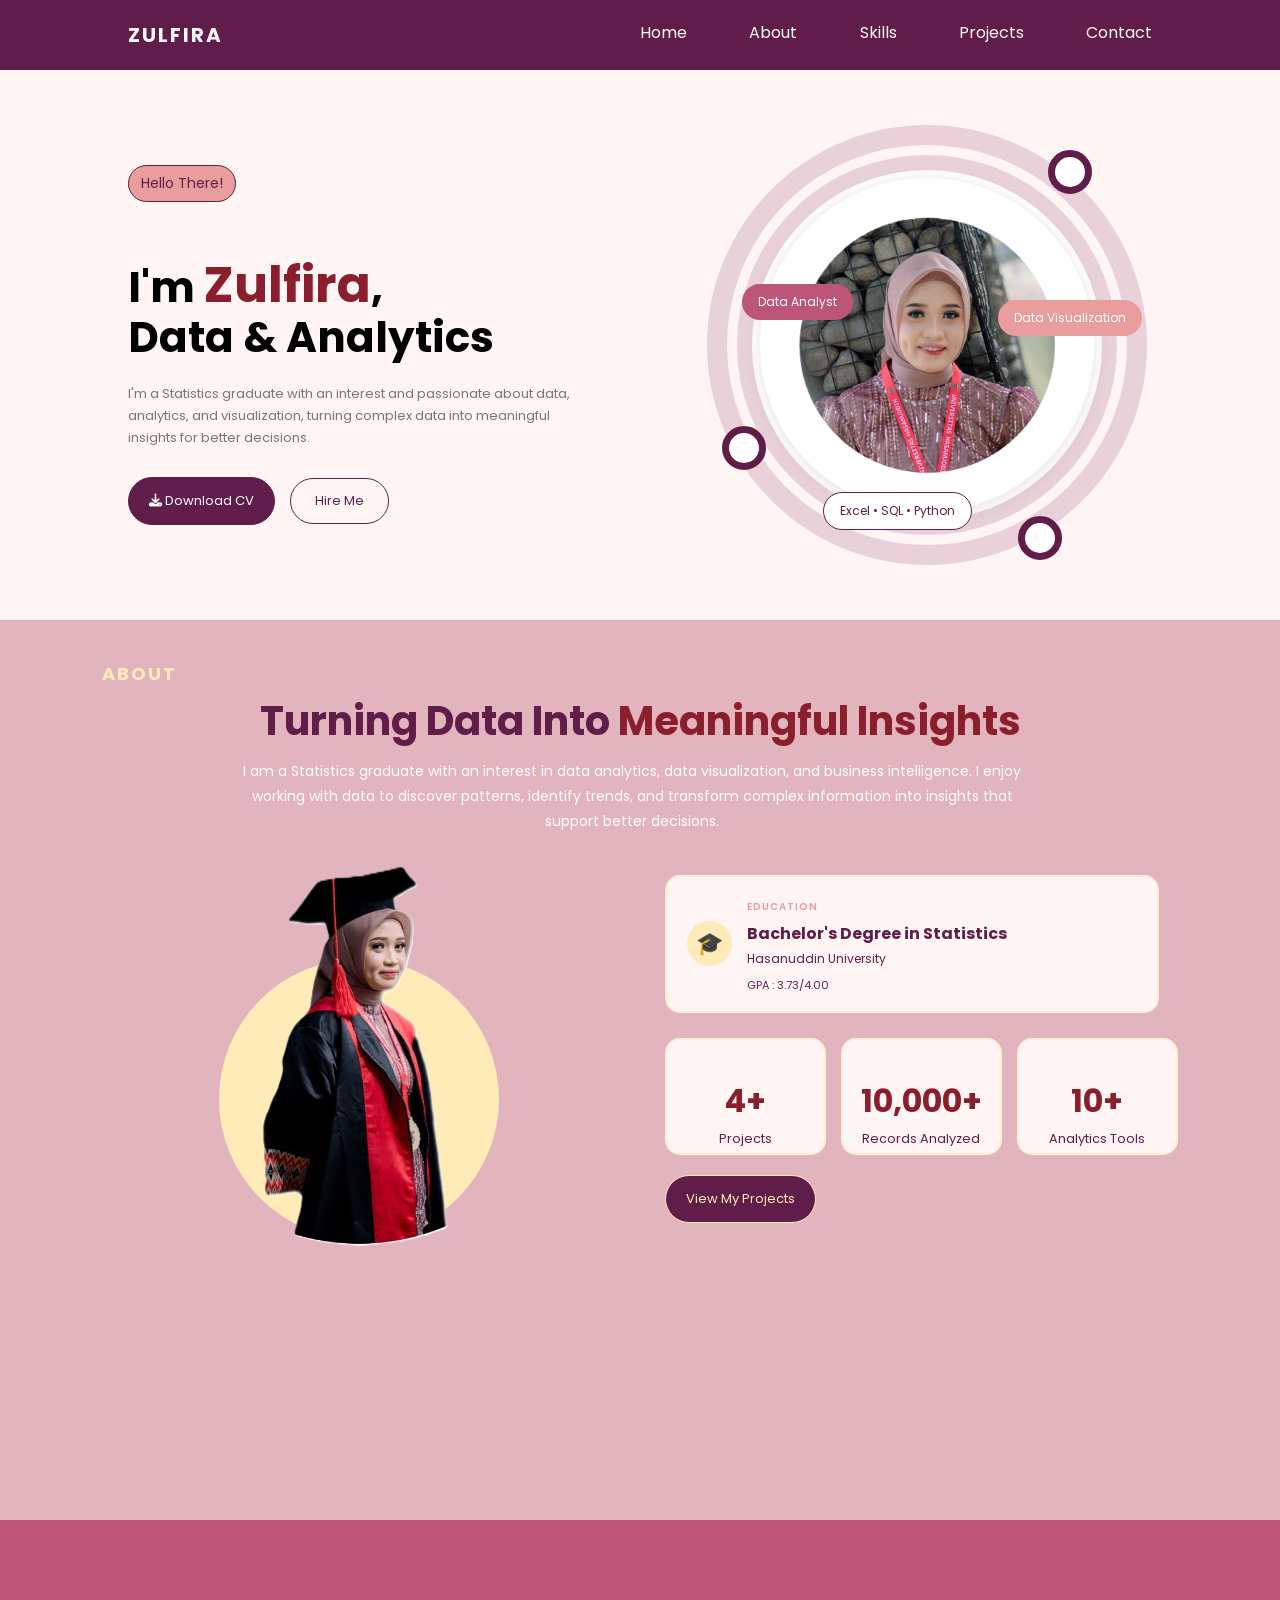
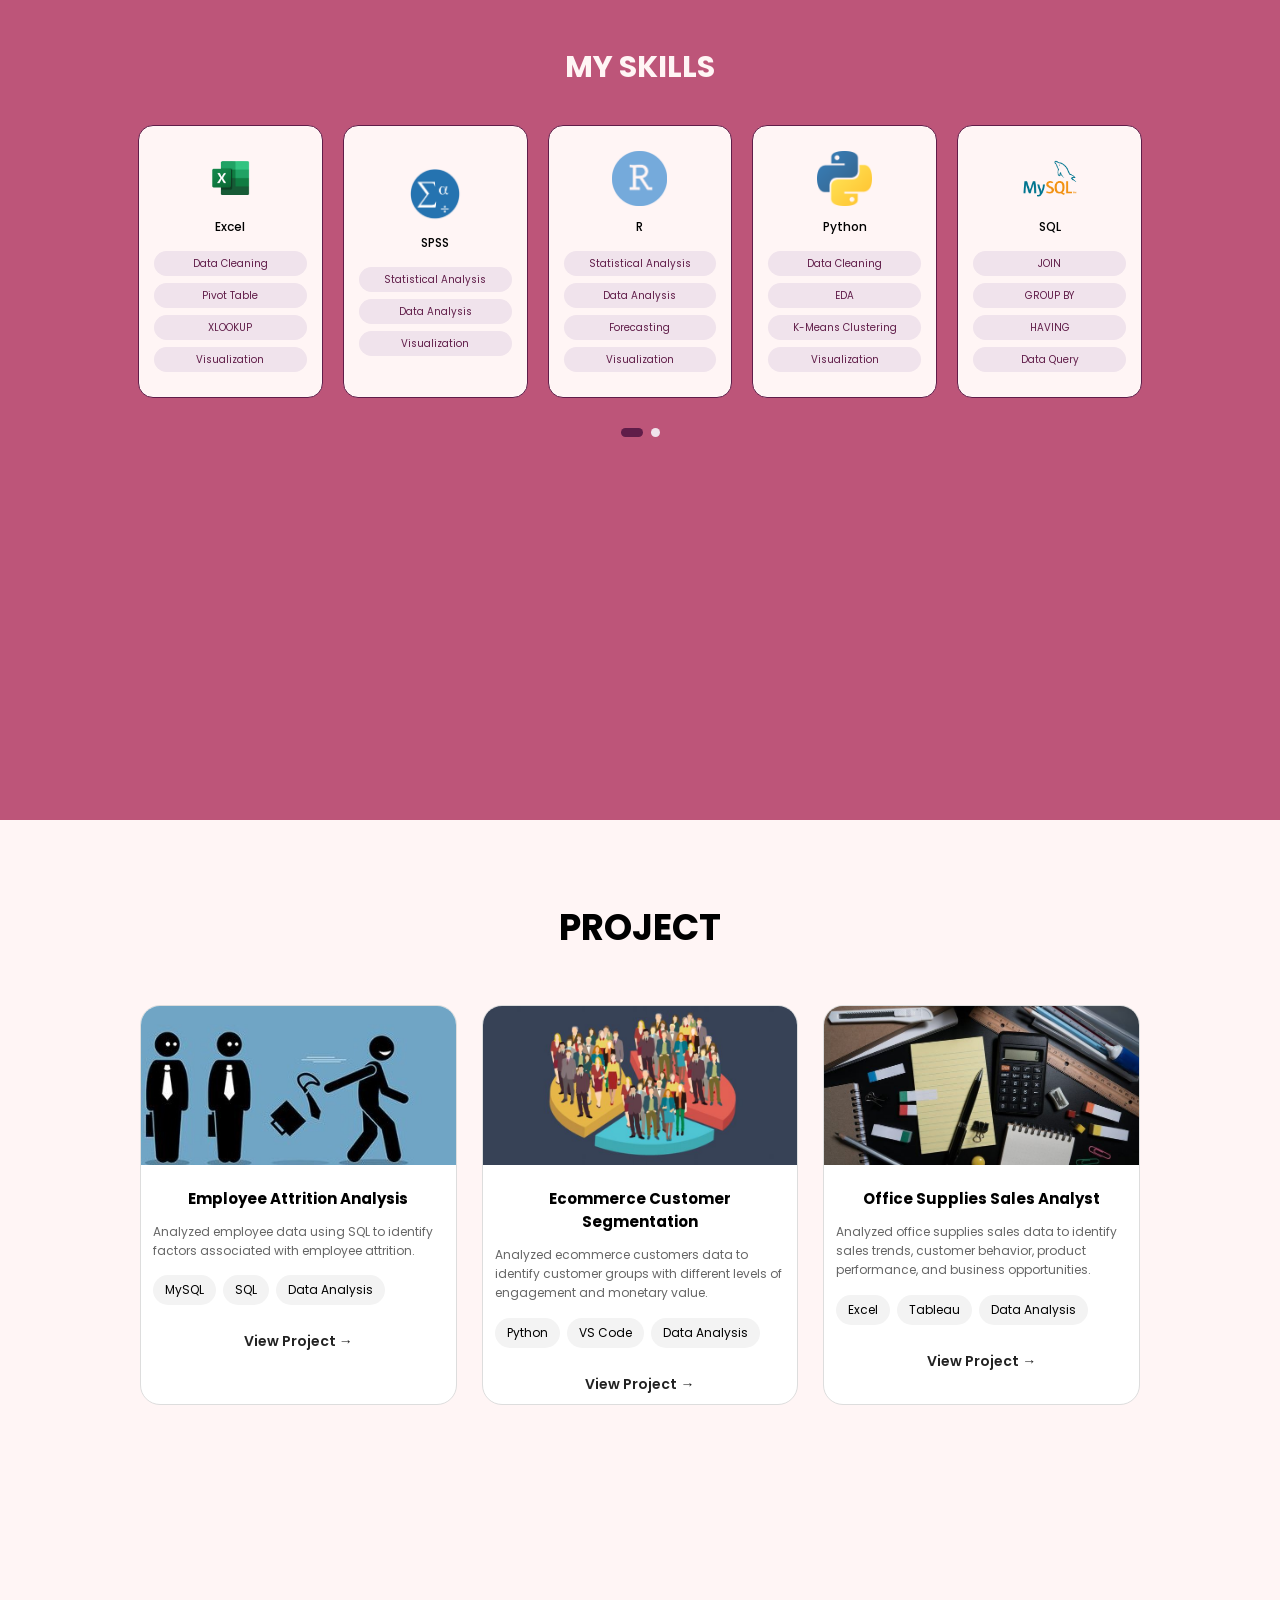
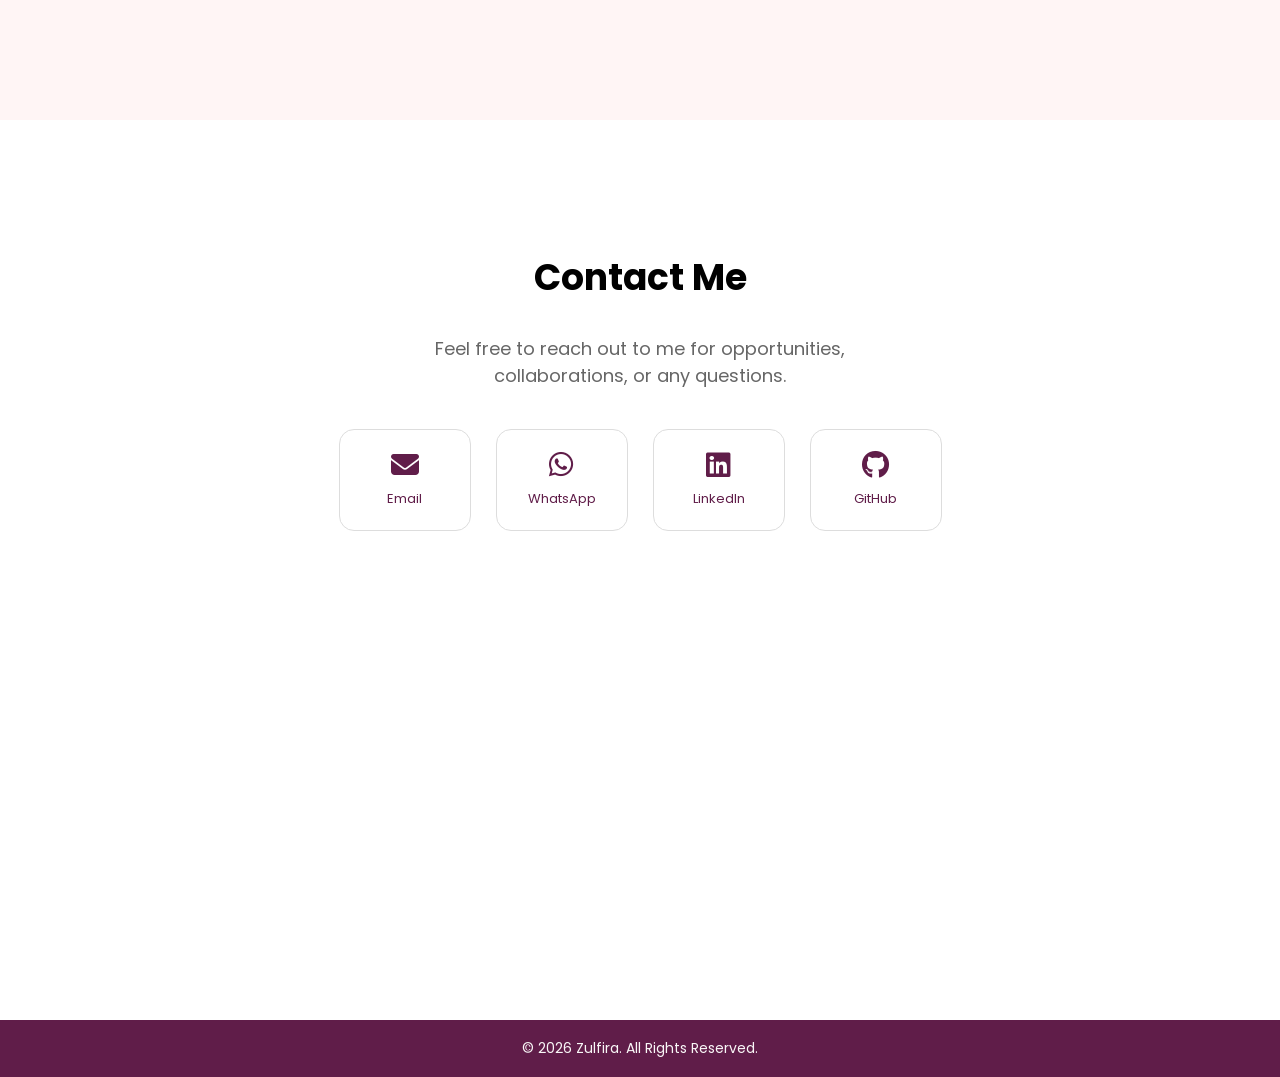
<file: index.html>
<!DOCTYPE html>
<html lang="en">
<head>
    <meta charset="UTF-8">
    <meta name="viewport" content="width=device-width, initial-scale=1.0">
    <title>Website Portfolio</title>
    <link rel="stylesheet" href="css/style.css" />

     <!-- Google Font -->
    <link href="https://fonts.googleapis.com/css2?family=Poppins:wght@400;500;600;700&display=swap" rel="stylesheet">
    <link rel="stylesheet"
      href="https://cdnjs.cloudflare.com/ajax/libs/font-awesome/6.5.2/css/all.min.css">
</head>
<script>
document.addEventListener("DOMContentLoaded", function () {

    /* =========================
       MOBILE MENU
    ========================= */

    const menuToggle = document.querySelector(".menu-toggle");
    const menu = document.querySelector(".menu");
    const menuLinks = document.querySelectorAll(".menu a");

    // Membuka / menutup menu
    menuToggle.addEventListener("click", function () {
        menu.classList.toggle("active");
    });

    // Menutup menu setelah memilih navigation
    menuLinks.forEach(function(link) {
        link.addEventListener("click", function() {
            menu.classList.remove("active");
        });
    });


    /* =========================
       SKILLS SLIDER
    ========================= */

    const slider = document.querySelector(".skills-slider");
    const dots = document.querySelectorAll(".dot");

    slider.addEventListener("scroll", function () {

        const index = Math.round(
            slider.scrollLeft / slider.clientWidth
        );

        dots.forEach(function(dot) {
            dot.classList.remove("active");
        });

        if (dots[index]) {
            dots[index].classList.add("active");
        }

    });

});
</script>
<body>
    <!--menu-->
    <nav>
        <div class="wrapper">
            <div class="logo">ZULFIRA</div>
            <div class="menu-toggle">☰</div>
            <div class="menu">
                <ul>
                    <li><a href="">Home</a></li>
                    <li><a href="#about">About</a></li>
                    <li><a href="#skills">Skills</a></li>
                    <li><a href="#projects">Projects</a></li>
                    <li><a href="#contact">Contact</a></li>
                </ul>
            </div>
        </div>
    </nav>
    
    <!-- hero / jumbotron -->
    <header>
         <section class="hero" id="home">

        <!-- LEFT -->
        <div class="hero-text">

            <div class="hello">
                Hello There!
            </div>

            <h1>
                I'm <span>Zulfira</span>,<br>
                Data & Analytics<br>
            </h1>

            <p>
                I'm a Statistics graduate with an interest and 
                passionate about data, analytics, and visualization, 
                turning complex data into meaningful insights for better decisions.
            </p>

            <div class="buttons">
                <a href="assets/CV_Zulfira.pdf" download class="btn-cv">
                    <i class="fa-solid fa-download"></i>
                    Download CV
                </a>

                <a href="#contact" class="hire-btn">
                    Hire Me
                </a>
            </div>

        </div>

         <!-- RIGHT -->
        <div class="hero-image">

            <div class="circle circle-1"></div>
            <div class="circle circle-2"></div>
            <div class="circle circle-3"></div>

            <div class="photo-frame">
                <img src="images/Profile 1.png" alt="Profile">
            </div>

            <!-- Lingkaran kecil -->
             <div class="small-circle small-1"></div>
             <div class="small-circle small-2"></div>
             <div class="small-circle small-3"></div>


            <div class="badge badge-one">
                Data Analyst
            </div>

            <div class="badge badge-two">
                Data Visualization
            </div>

            <div class="badge badge-three">
                Excel • SQL • Python
            </div>

        </div>
        </section>

        <!---ABOUT--->
        <section class="about" id="about">
            <span class="section-label">ABOUT</span>
            
            <h2 class="about-title">
                Turning Data Into <span>Meaningful Insights</span>
                <p>
                    I am a Statistics graduate with an interest in
                    data analytics, data visualization, and business
                    intelligence. I enjoy working with data to discover patterns,
                    identify trends, and transform complex information
                    into insights that support better decisions.
                </p>
            </h2>

            <div class="about-content">
            <div class="about-image">
                <div class="about-circle"></div>
                <img src="images/Profile 2.png" alt="Zulfira">
            </div>
            
            
            <div class="about-text">
                <span class="section-label"></span>

                <div class="education">
                    <div class="education-icon">🎓</div>
                    <div class="education-info">
                        <span>EDUCATION</span>
                        <h3>Bachelor's Degree in Statistics</h3>
                        <p>Hasanuddin University</p>
                        <small>GPA : 3.73/4.00</small>
                    </div>
                </div>

                <div class="about-stats">
                    <div class="stat-card">
                        <h3>4+</h3>
                        <p>Projects</p>
                    </div>

                    <div class="stat-card">
                        <h3>10,000+</h3>
                        <p>Records Analyzed</p>
                    </div>

                    <div class="stat-card">
                        <h3>10+</h3>
                        <p>Analytics Tools</p>
                    </div>
                </div>

                <a href="#projects" class="portfolio-btn">
                    View My Projects
                </a>
            </div>
            </div>
        </section>

        <!---Skills--->
        <section class="skills" id="skills">
            <div class="skills-content">
                <h2>MY SKILLS</h2>
                
                <div class="skills-slider" id="skillsSlider">
                   <div class="skill-slide">
                    <div class="skill-card">
                    <img src="images/Excel logo.png" alt="Excel">
                    <h3>Excel</h3>

                    <div class="skills-tags">
                        <span>Data Cleaning</span>
                        <span>Pivot Table</span>
                        <span>XLOOKUP</span>
                        <span>Visualization</span>
                    </div>
                   </div>

                   <div class="skill-card">
                    <img src="images/spss.png" alt="spss">
                    <h3>SPSS</h3>

                    <div class="skills-tags">
                        <span>Statistical Analysis</span>
                        <span>Data Analysis</span>
                        <span>Visualization</span>
                    </div>
                   </div>

                   <div class="skill-card">
                    <img src="images/R.png" alt="R">
                    <h3>R</h3>

                    <div class="skills-tags">
                        <span>Statistical Analysis</span>
                        <span>Data Analysis</span>
                        <span>Forecasting</span>
                        <span>Visualization</span>
                    </div>
                   </div>

                   <div class="skill-card">
                    <img src="images/Python-logo-notext.svg.webp" alt="Python">
                    <h3>Python</h3>

                    <div class="skills-tags">
                        <span>Data Cleaning</span>
                        <span>EDA</span>
                        <span>K-Means Clustering</span>
                        <span>Visualization</span>
                    </div>
                   </div>

                   <div class="skill-card">
                    <img src="images/mysql.png" alt="SQL">
                    <h3>SQL</h3>

                    <div class="skills-tags">
                        <span>JOIN</span>
                        <span>GROUP BY</span>
                        <span>HAVING</span>
                        <span>Data Query</span>
                    </div>
                   </div>
                </div>  


                 <div class="skill-slide">
                   <div class="skill-card">
                    <img src="images/logo-stable.png" alt="vscode">
                    <h3>VS Code</h3>

                    <div class="skills-tags">
                        <span>HTML</span>
                        <span>CSS</span>
                        <span>Code Editing</span>
                        <span>Web Development</span>
                    </div>
                   </div>

                   <div class="skill-card">
                    <img src="images/github.webp" alt="github">
                    <h3>GitHub</h3>

                    <div class="skills-tags">
                        <span>Git</span>
                        <span>Repository</span>
                        <span>Collaboration</span>
                        <span>Version Control</span>
                    </div>
                   </div>

                    <div class="skill-card">
                    <img src="images/Power BI.webp" alt="Power BI">
                    <h3>Power BI</h3>

                    <div class="skills-tags">
                        <span>Data Modeling</span>
                        <span>Data Visualization</span>
                        <span>Dashboard</span>
                        <span>DAX</span>
                    </div>
                   </div>

                   <div class="skill-card">
                    <img src="images/Tableau-Symbol.png" alt="Tableau">
                    <h3>Tableau</h3>

                    <div class="skills-tags">
                        <span>Data Visualization</span>
                        <span>Interactive Dashboard</span>
                    </div>
                   </div>

                   <div class="skill-card">
                    <img src="images/canva-logo-png-svg.webp" alt="Canva">
                    <h3>Canva</h3>

                    <div class="skills-tags">
                        <span>Data Visualization</span>
                        <span>Infographic</span>
                    </div>
                   </div>
                 </div>
                </div>

                <div class="slider-dots">
                    <span class="dot active"></span>
                    <span class="dot"></span>
                </div>
            </div>

        </section>

        <!---PROJECT--->
        <section class="projects" id="projects">
            <h2>PROJECT</h2>
            <div class="project-container">

            <!----Project 1-->
            <div class="project-card">
                <img src="images/Attrition.jpg" alt="Employee Attrition Analysis">
                
                <div class="project-content">
                <h3>Employee Attrition Analysis</h3>

                <p>
                    Analyzed employee data using SQL to identify factors
                    associated with employee attrition.
                </p>

                <div class="project-tools">
                    <span>MySQL</span>
                    <span>SQL</span>
                    <span>Data Analysis</span>
                </div>

                <a href="projects/employee-attrition.html" class="project-button">
                    View Project →
                </a>
                </div>
            </div>


            <!----Project 2-->
            <div class="project-card">
                <img src="images/Customer Segmentation.jpg" alt="Ecommerce Customer Segmentation">
                
                <div class="project-content">
                <h3>Ecommerce Customer Segmentation</h3>

                <p>
                    Analyzed ecommerce customers data to identify customer groups 
                    with different levels of engagement and monetary value.
                </p>

                <div class="project-tools">
                    <span>Python</span>
                    <span>VS Code</span>
                    <span>Data Analysis</span>
                </div>

                <a href="projects/customer-segmentation.html" class="project-button">
                    View Project →
                </a>
                </div>
            </div>

            <!----Project 3-->
            <div class="project-card">
                <img src="images/Office Supply.jpg" alt="Office Supplies Sales Analyst">
                
                <div class="project-content">
                <h3>Office Supplies Sales Analyst</h3>

                <p>
                    Analyzed office supplies sales data to identify sales trends, 
                    customer behavior, product performance, and business opportunities.
                </p>

                <div class="project-tools">
                    <span>Excel</span>
                    <span>Tableau</span>
                    <span>Data Analysis</span>
                </div>

                <a href="projects/office-supplies.html" class="project-button">
                    View Project →
                </a>
                </div>
            </div>

        </section>

        <!---CONTACT--->
        <section class="contact" id="contact">
            <h2>Contact Me</h2>
            <p class="contact-description">
                Feel free to reach out to me for opportunities, collaborations,
                or any questions.
            </p>

    
            <div class="contact-container">
                <a href="https://mail.google.com/mail/?view=cm&fs=1&to=zulfiiraaa@gmail.com" target="_blank" class="contact-item">
                    <i class="fas fa-envelope"></i>
                    <span>Email</span>
                </a>

                <a href="https://wa.me/6285343811123" target="_blank" class="contact-item">
                    <i class="fab fa-whatsapp"></i>
                    <span>WhatsApp</span>
                </a>

        
                <a href="https://www.linkedin.com/in/zulfira-b95ba4281/" target="_blank" class="contact-item">
                    <i class="fab fa-linkedin"></i>
                    <span>LinkedIn</span>
                </a>

                <a href="https://github.com/Zulfiraa" target="_blank" class="contact-item">
                    <i class="fab fa-github"></i>
                    <span>GitHub</span>
                </a>

            </div>
        </section>
    </header>
    <!-- FOOTER --> 
     <footer> 
        <p>© 2026 Zulfira. All Rights Reserved.</p> 
    </footer>
</body>
</html>
</file>
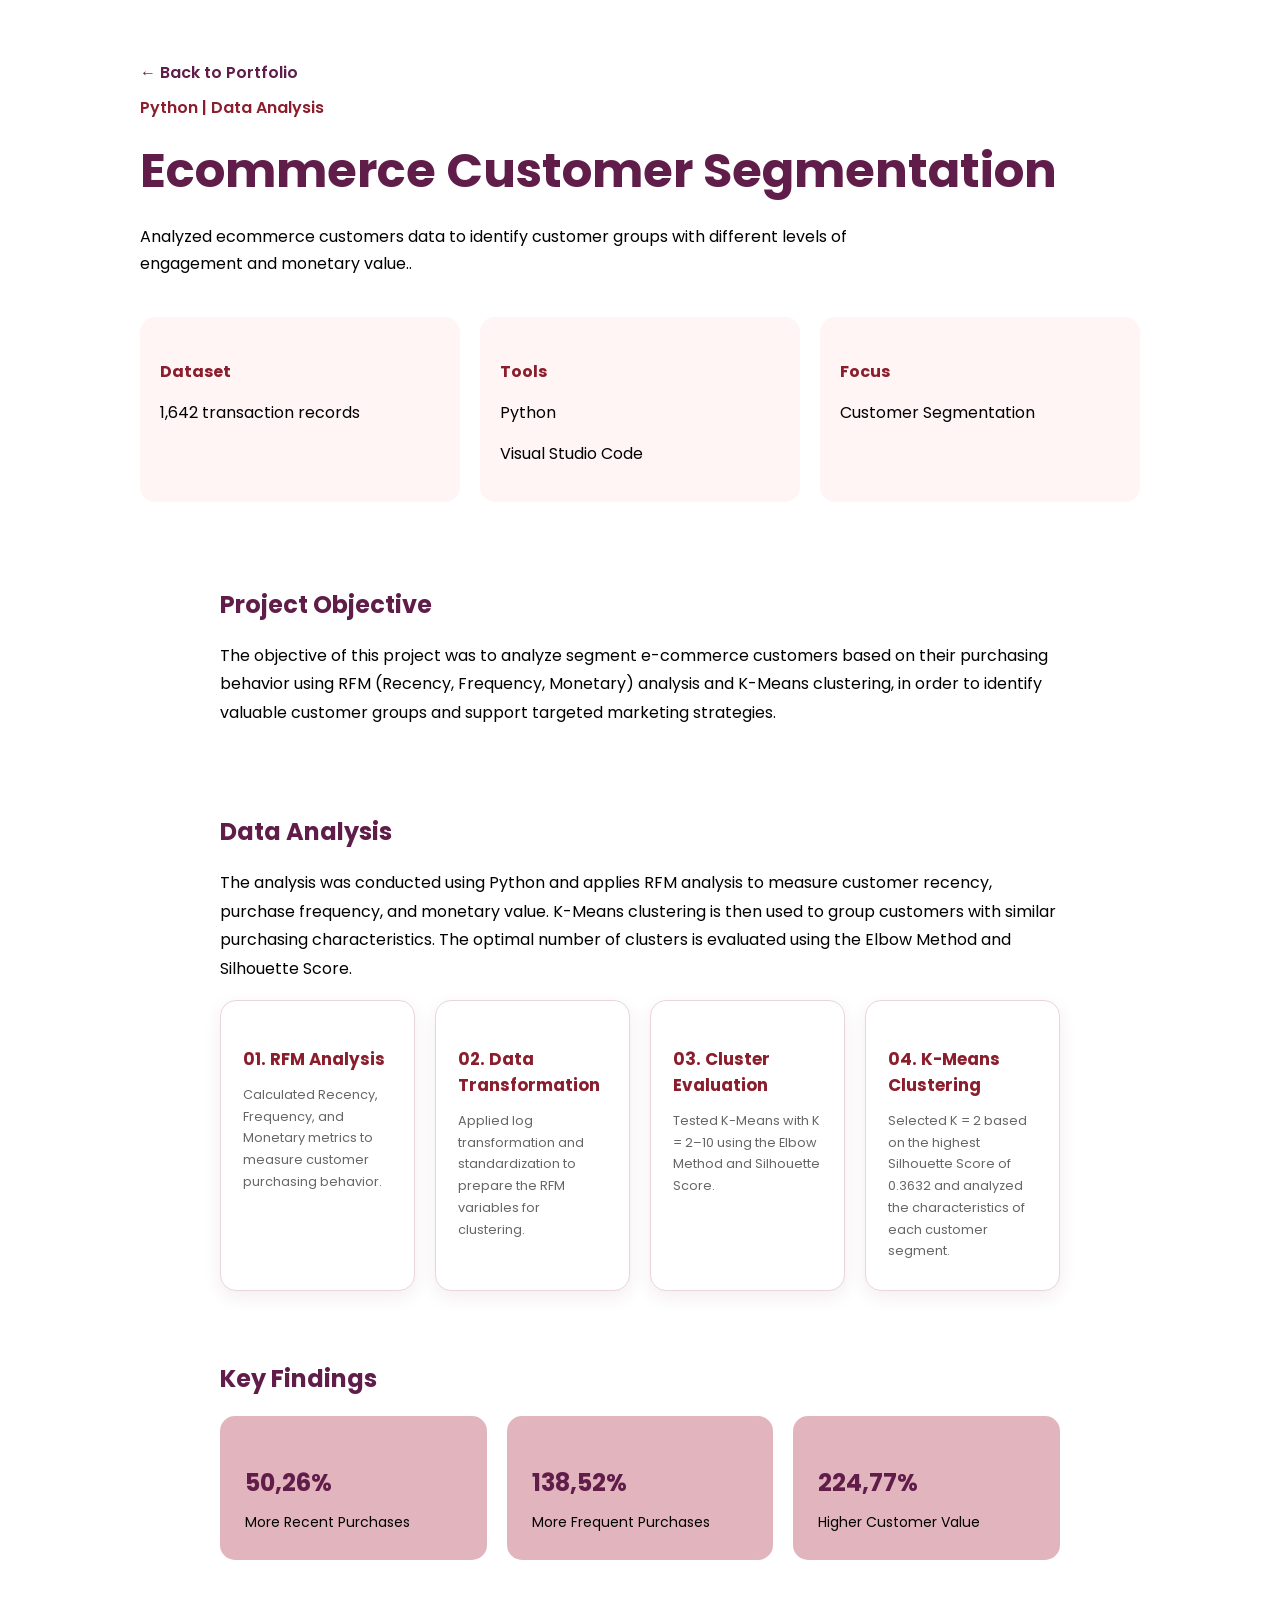
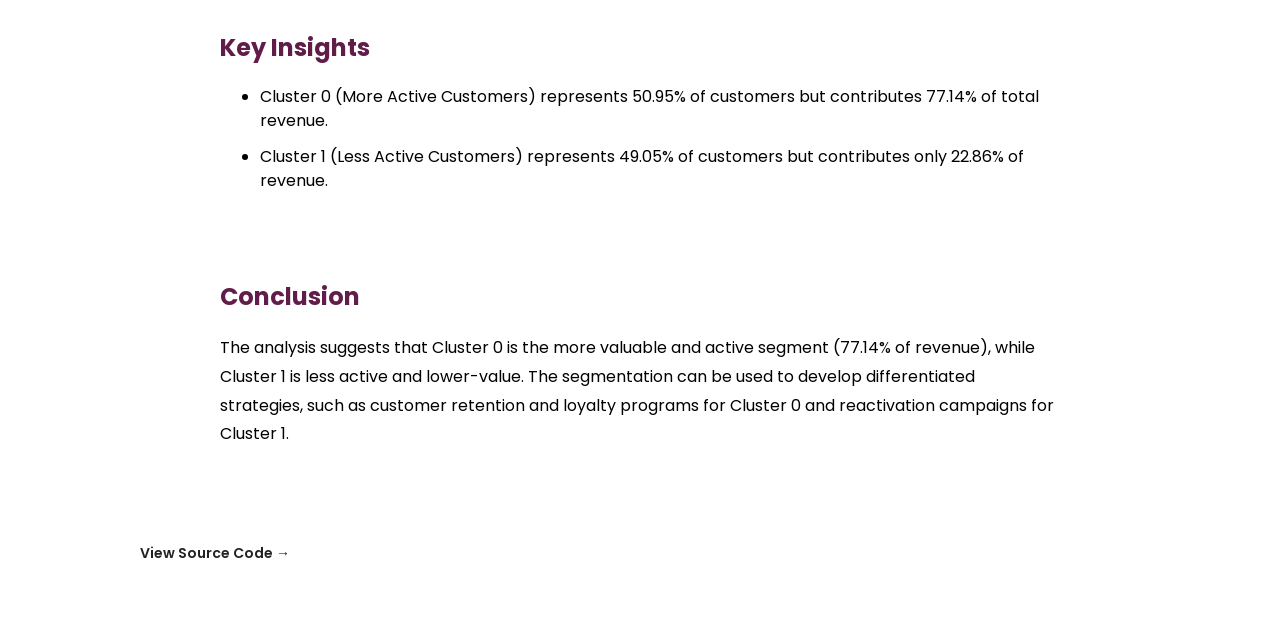
<file: projects/customer-segmentation.html>
<!DOCTYPE html>
<html lang="en">
<head>
    <meta charset="UTF-8">
    <meta name="viewport" content="width=device-width, initial-scale=1.0">

     <!-- Google Font -->
    <link href="https://fonts.googleapis.com/css2?family=Poppins:wght@400;500;600;700&display=swap" rel="stylesheet">
    <link rel="stylesheet"
      href="https://cdnjs.cloudflare.com/ajax/libs/font-awesome/6.5.2/css/all.min.css">

    <title>Employee Attrition Analysis | Zulfira</title>

    <link rel="stylesheet" href="../css/style.css">
</head>

<body>

    <main class="project-detail">

        <a href="../index.html" class="back-button">
            ← Back to Portfolio
        </a>

        <div class="project-detail-header">

            <span class="project-category">
                Python | Data Analysis
            </span>

            <h1>Ecommerce Customer Segmentation</h1>

            <p>
                Analyzed ecommerce customers data to identify customer groups 
                with different levels of engagement and monetary value..
            </p>

        </div>


        <!-- PROJECT INFORMATION -->

        <div class="project-info">

            <div class="info-card">
                <h4>Dataset</h4>
                <p>1,642 transaction records</p>
            </div>

            <div class="info-card">
                <h4>Tools</h4>
                <p>Python</p>
                <p>Visual Studio Code</p>
            </div>

            <div class="info-card">
                <h4>Focus</h4>
                <p>Customer Segmentation</p>
            </div>

        </div>


        <!-- OBJECTIVE -->

        <section class="project-section">

            <h2>Project Objective</h2>

            <p>
                The objective of this project was to analyze segment e-commerce customers 
                based on their purchasing behavior using RFM (Recency, Frequency, Monetary) 
                analysis and K-Means clustering, in order to identify valuable customer groups 
                and support targeted marketing strategies.
            </p>

        </section>


        <!-- ANALYSIS -->

        <section class="project-section">

            <h2>Data Analysis</h2>

            <p>
                The analysis was conducted using Python and  applies RFM analysis 
                to measure customer recency, purchase frequency, and monetary value. 
                K-Means clustering is then used to group customers with similar purchasing 
                characteristics. The optimal number of clusters is evaluated using the Elbow Method 
                and Silhouette Score.
            </p>
            
            <div class="analysis-steps">
                <div class="analysis-step">
                    <h3>01. RFM Analysis</h3> 
                    <p> Calculated Recency, Frequency, and Monetary metrics 
                        to measure customer purchasing behavior. 
                    </p>
                </div>

                <div class="analysis-step">
                    <h3>02. Data Transformation</h3> 
                    <p> Applied log transformation and standardization to 
                        prepare the RFM variables for clustering. 
                    </p>
                </div>

                <div class="analysis-step">
                    <h3>03. Cluster Evaluation</h3> 
                    <p> Tested K-Means with K = 2–10 using the Elbow Method 
                    and Silhouette Score. 
                    </p>
                </div>

                <div class="analysis-step">
                    <h3>04. K-Means Clustering</h3> 
                    <p> Selected K = 2 based on the highest Silhouette Score of 0.3632 and 
                        analyzed the characteristics of each customer segment. 
                    </p>
                </div>
            </div>

        </section>


        <!-- FINDINGS -->

        <section class="project-section">

            <h2>Key Findings</h2>

            <div class="findings">

                <div class="finding-card">
                    <h3>50,26%</h3>
                    <p>
                        More Recent Purchases
                    </p>
                </div>

                <div class="finding-card">
                    <h3>138,52%</h3>
                    <p>
                        More Frequent Purchases
                    </p>
                </div>

                <div class="finding-card">
                    <h3>224,77%</h3>
                    <p>
                        Higher Customer Value
                    </p>
                </div>

            </div>

        </section>


        <!-- INSIGHTS -->

        <section class="project-section">

            <h2>Key Insights</h2>

            <ul>
                <li>
                    Cluster 0 (More Active Customers) represents 50.95% of customers 
                    but contributes 77.14% of total revenue.
                </li>

                <li>
                    Cluster 1 (Less Active Customers) represents 49.05% of customers 
                    but contributes only 22.86% of revenue.
                </li>
            </ul>

        </section>


        <!-- CONCLUSION -->

        <section class="project-section">

            <h2>Conclusion</h2>

            <p>
                The analysis suggests that Cluster 0 is the more valuable 
                and active segment (77.14% of revenue), while Cluster 1 is 
                less active and lower-value. The segmentation can be used to 
                develop differentiated strategies, such as customer retention 
                and loyalty programs for Cluster 0 and reactivation campaigns 
                for Cluster 1.
            </p>

        </section>


        <!-- GITHUB -->

        <div class="project-links">

            <a href="https://github.com/Zulfiraa/Ecommerce-Customer-Segmentation"
               target="_blank"
               class="project-button">

                View Source Code →
                
            </a>

        </div>


    </main>

</body>
</html>
</file>
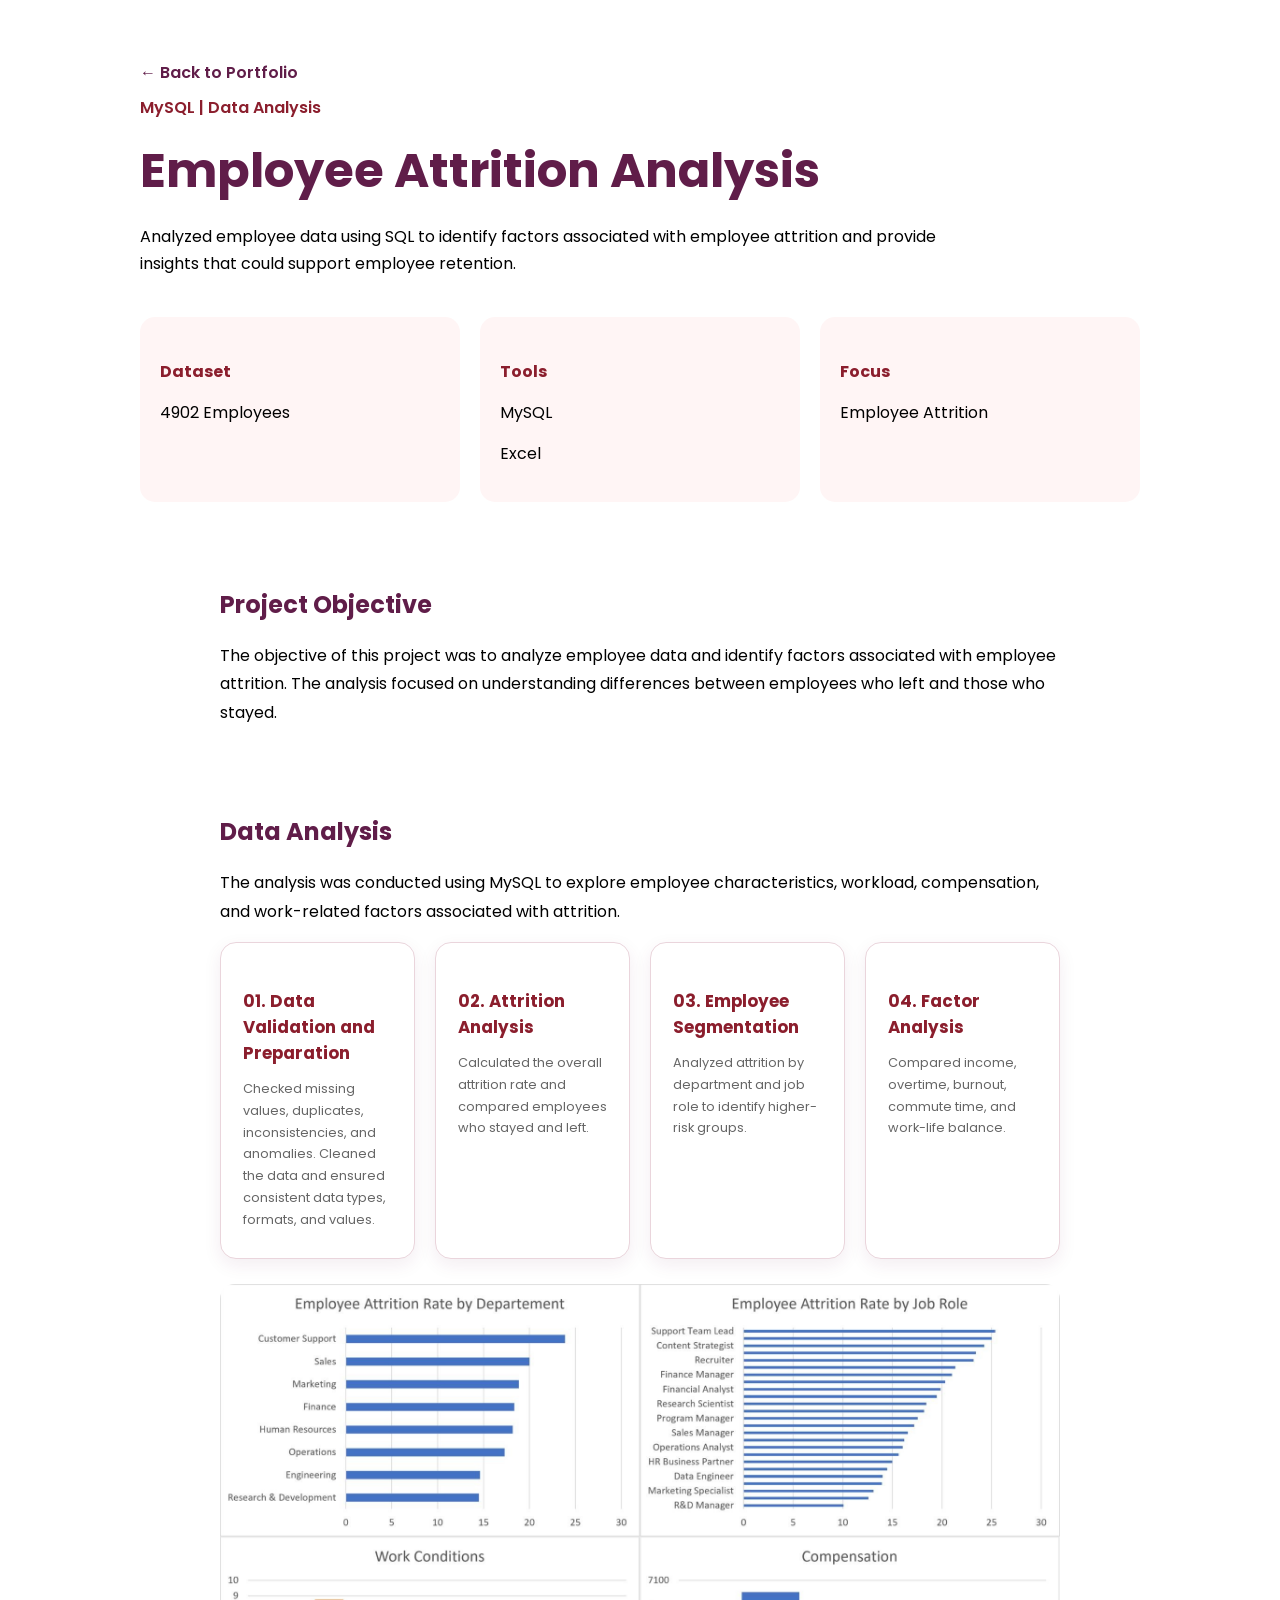
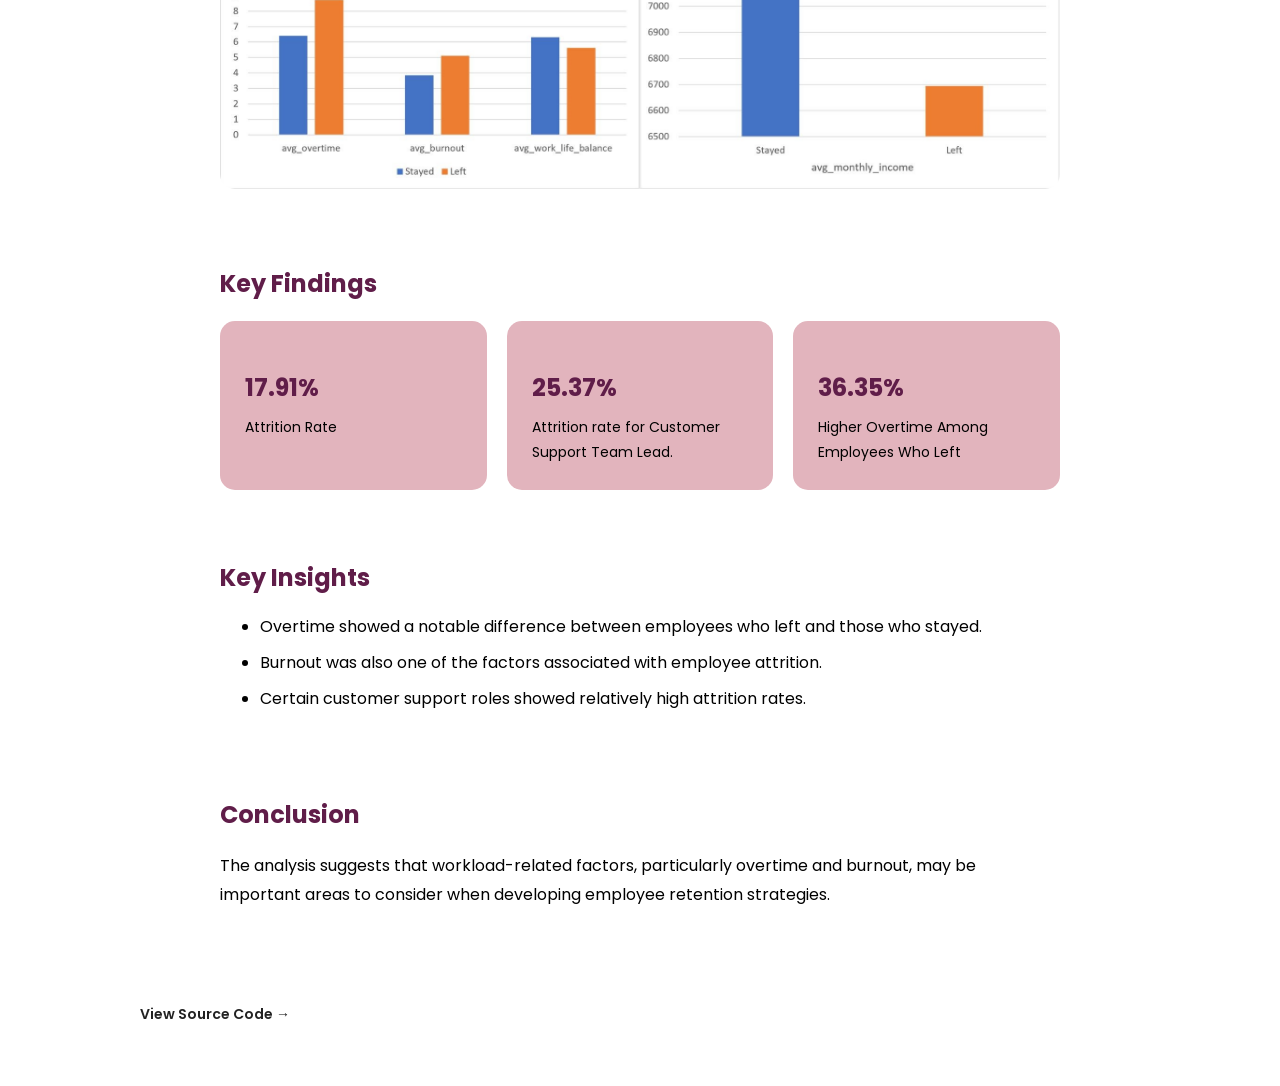
<file: projects/employee-attrition.html>
<!DOCTYPE html>
<html lang="en">
<head>
    <meta charset="UTF-8">
    <meta name="viewport" content="width=device-width, initial-scale=1.0">

     <!-- Google Font -->
    <link href="https://fonts.googleapis.com/css2?family=Poppins:wght@400;500;600;700&display=swap" rel="stylesheet">
    <link rel="stylesheet"
      href="https://cdnjs.cloudflare.com/ajax/libs/font-awesome/6.5.2/css/all.min.css">

    <title>Employee Attrition Analysis | Zulfira</title>

    <link rel="stylesheet" href="../css/style.css">
</head>

<body>

    <main class="project-detail">

        <a href="../index.html" class="back-button">
            ← Back to Portfolio
        </a>

        <div class="project-detail-header">

            <span class="project-category">
                MySQL | Data Analysis
            </span>

            <h1>Employee Attrition Analysis</h1>

            <p>
                Analyzed employee data using SQL to identify factors
                associated with employee attrition and provide
                insights that could support employee retention.
            </p>

        </div>


        <!-- PROJECT INFORMATION -->

        <div class="project-info">

            <div class="info-card">
                <h4>Dataset</h4>
                <p>4902 Employees</p>
            </div>

            <div class="info-card">
                <h4>Tools</h4>
                <p>MySQL</p>
                <p>Excel</p>
            </div>

            <div class="info-card">
                <h4>Focus</h4>
                <p>Employee Attrition</p>
            </div>

        </div>


        <!-- OBJECTIVE -->

        <section class="project-section">

            <h2>Project Objective</h2>

            <p>
                The objective of this project was to analyze employee
                data and identify factors associated with employee
                attrition. The analysis focused on understanding
                differences between employees who left and those
                who stayed.
            </p>

        </section>


        <!-- ANALYSIS -->

        <section class="project-section">

            <h2>Data Analysis</h2>

            <p>
                The analysis was conducted using MySQL to explore
                employee characteristics, workload, compensation,
                and work-related factors associated with attrition.
            </p>


            <div class="analysis-steps">
                <div class="analysis-step">
                    <h3>01. Data Validation and Preparation</h3> 
                    <p> Checked missing values, duplicates, inconsistencies, and anomalies.
                         Cleaned the data and ensured consistent data types, formats, and values.
                    </p>
                </div>

                <div class="analysis-step">
                    <h3>02. Attrition Analysis</h3> 
                    <p> Calculated the overall attrition rate and compared employees 
                        who stayed and left. 
                    </p>
                </div>

                <div class="analysis-step">
                    <h3>03. Employee Segmentation</h3> 
                    <p> Analyzed attrition by department and job role to identify higher-risk groups. 
                    </p>
                </div>

                <div class="analysis-step">
                    <h3>04. Factor Analysis</h3> 
                    <p> Compared income, overtime, burnout, commute time, 
                        and work-life balance.
                    </p>
                </div>
            </div>

                <img src="../images/employee.jpg"
                 alt="Employee Attrition Analysis">

            

        </section>


        <!-- FINDINGS -->

        <section class="project-section">

            <h2>Key Findings</h2>

            <div class="findings">

                <div class="finding-card">
                    <h3>17.91%</h3>
                    <p>
                        Attrition Rate
                    </p>
                </div>

                <div class="finding-card">
                    <h3>25.37%</h3>
                    <p>
                        Attrition rate for Customer Support Team Lead.
                    </p>
                </div>

                <div class="finding-card">
                    <h3>36.35%</h3>
                    <p>
                        Higher Overtime Among Employees Who Left 
                    </p>
                </div>

            </div>

        </section>


        <!-- INSIGHTS -->

        <section class="project-section">

            <h2>Key Insights</h2>

            <ul>
                <li>
                    Overtime showed a notable difference between
                    employees who left and those who stayed.
                </li>

                <li>
                    Burnout was also one of the factors associated
                    with employee attrition.
                </li>

                <li>
                    Certain customer support roles showed relatively
                    high attrition rates.
                </li>
            </ul>

        </section>


        <!-- CONCLUSION -->

        <section class="project-section">

            <h2>Conclusion</h2>

            <p>
                The analysis suggests that workload-related factors,
                particularly overtime and burnout, may be important
                areas to consider when developing employee retention
                strategies.
            </p>

        </section>


        <!-- GITHUB -->

        <div class="project-links">

            <a href="https://github.com/Zulfiraa/Employee-Attrition-Analysis"
               target="_blank"
               class="project-button">

                View Source Code →
                
            </a>

        </div>


    </main>

</body>
</html>
</file>
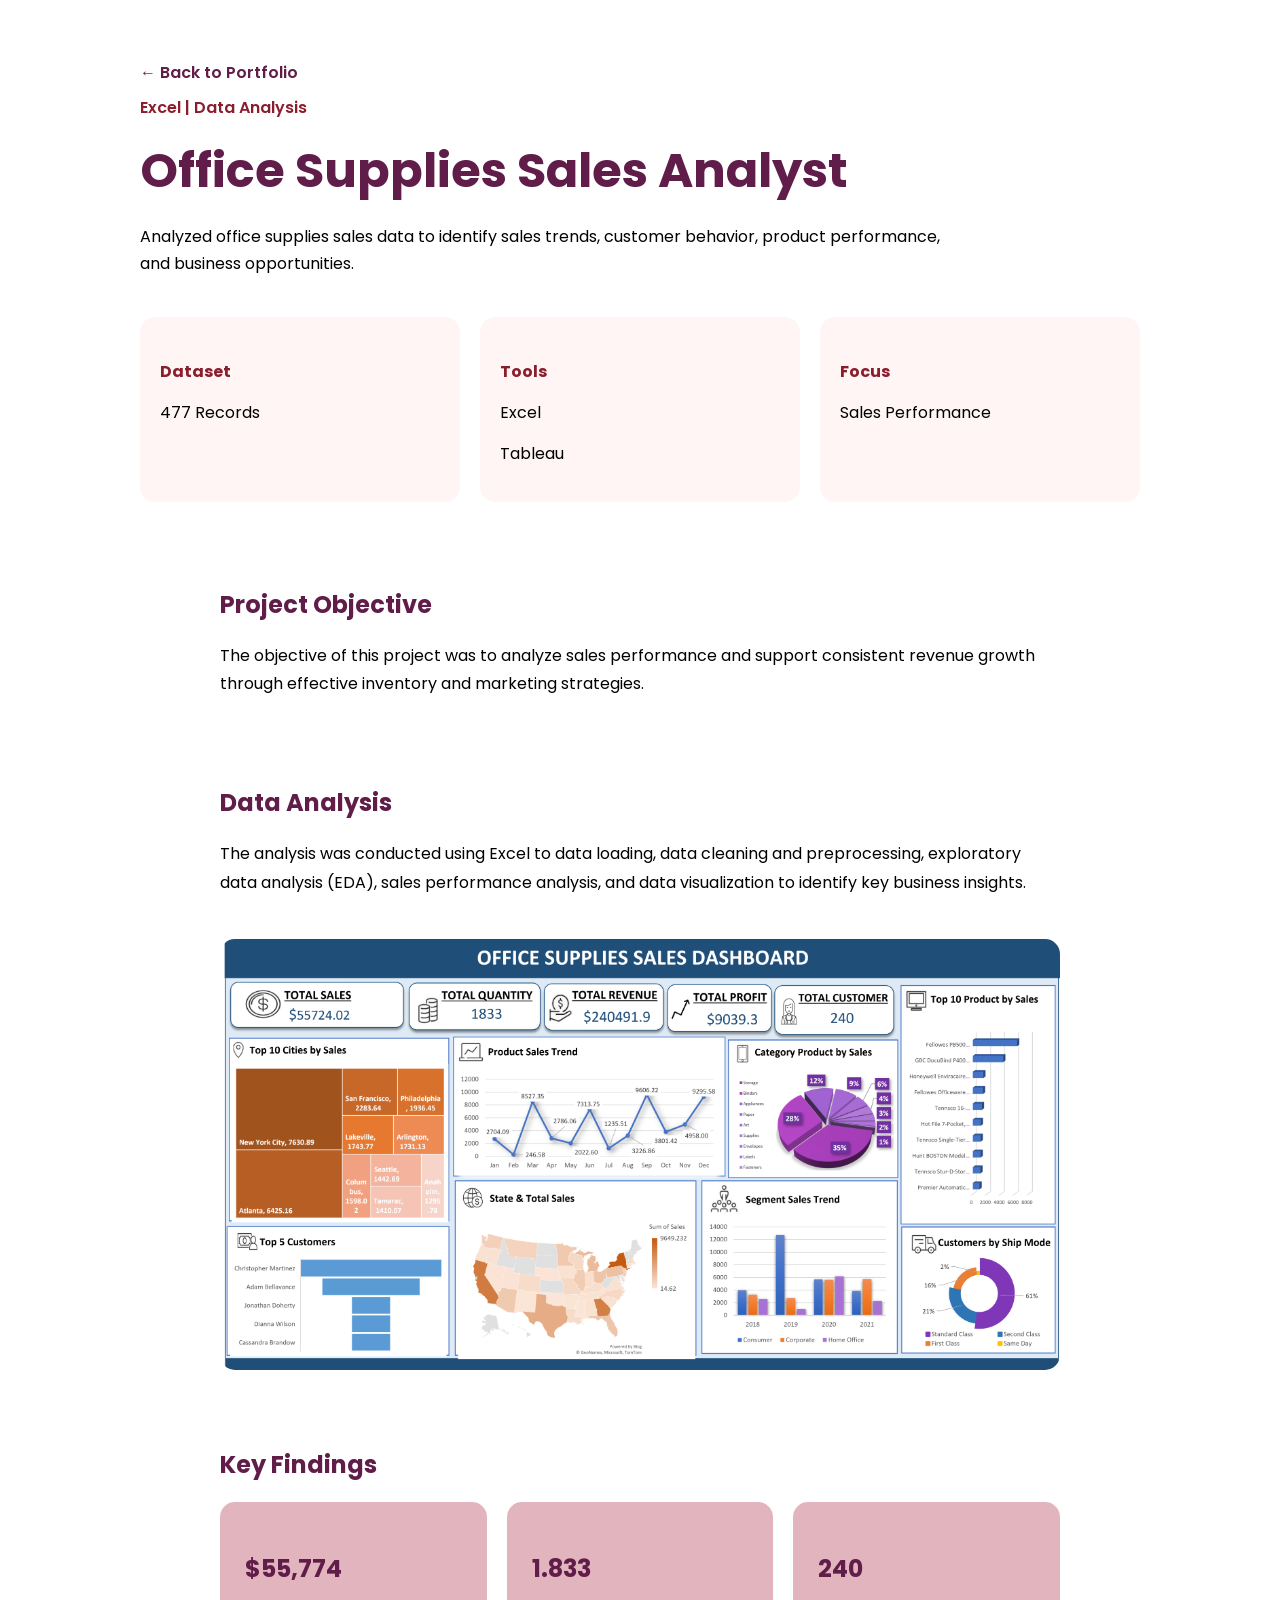
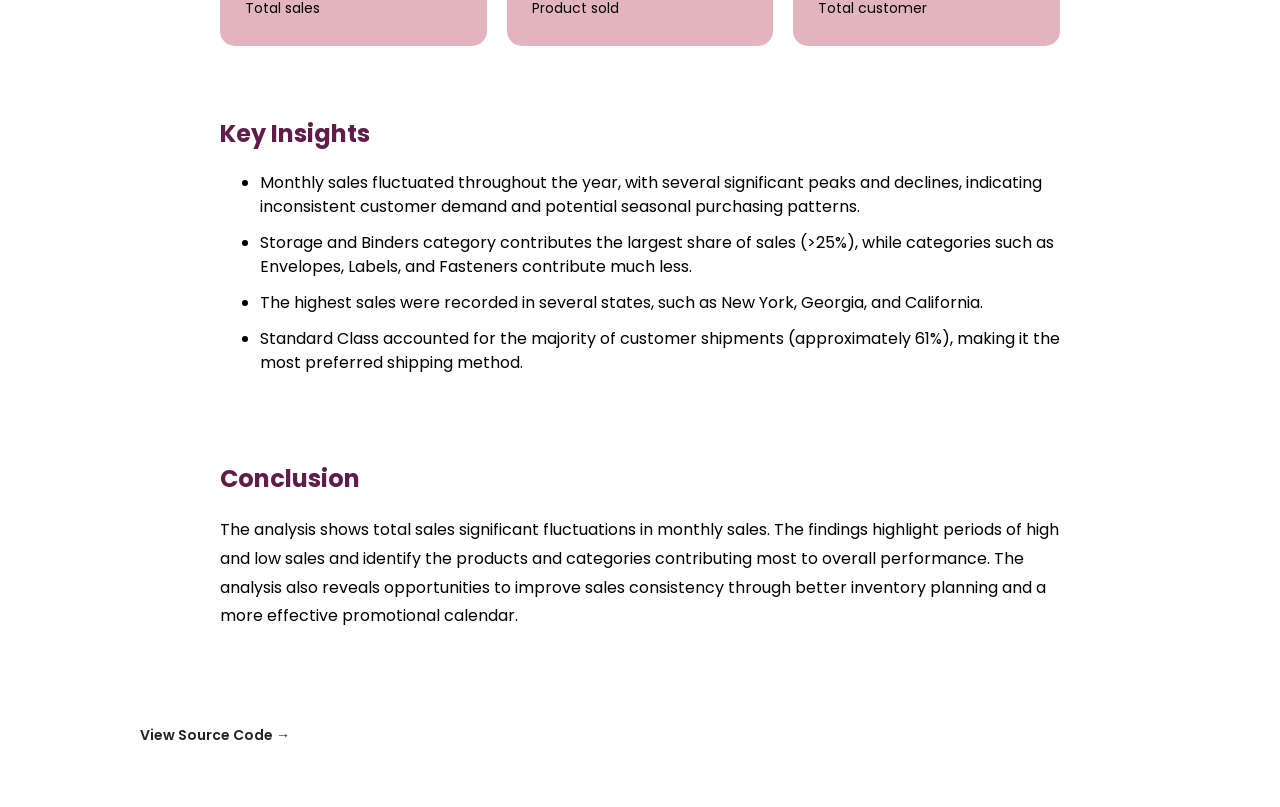
<file: projects/office-supplies.html>
<!DOCTYPE html>
<html lang="en">
<head>
    <meta charset="UTF-8">
    <meta name="viewport" content="width=device-width, initial-scale=1.0">

     <!-- Google Font -->
    <link href="https://fonts.googleapis.com/css2?family=Poppins:wght@400;500;600;700&display=swap" rel="stylesheet">
    <link rel="stylesheet"
      href="https://cdnjs.cloudflare.com/ajax/libs/font-awesome/6.5.2/css/all.min.css">

    <title>Employee Attrition Analysis | Zulfira</title>

    <link rel="stylesheet" href="../css/style.css">
</head>

<body>

    <main class="project-detail">

        <a href="../index.html" class="back-button">
            ← Back to Portfolio
        </a>

        <div class="project-detail-header">

            <span class="project-category">
                Excel | Data Analysis
            </span>

            <h1>Office Supplies Sales Analyst</h1>

            <p>
                Analyzed office supplies sales data to identify sales trends, 
                customer behavior, product performance, and business opportunities.
            </p>

        </div>


        <!-- PROJECT INFORMATION -->

        <div class="project-info">

            <div class="info-card">
                <h4>Dataset</h4>
                <p>477 Records</p>
            </div>

            <div class="info-card">
                <h4>Tools</h4>
                <p>Excel</p>
                <p>Tableau</p>
            </div>

            <div class="info-card">
                <h4>Focus</h4>
                <p>Sales Performance</p>
            </div>

        </div>


        <!-- OBJECTIVE -->

        <section class="project-section">

            <h2>Project Objective</h2>

            <p>
                The objective of this project was to analyze 
                sales performance and support consistent revenue 
                growth through effective inventory and marketing strategies.
            </p>

        </section>


        <!-- ANALYSIS -->

        <section class="project-section">

            <h2>Data Analysis</h2>

            <p>
                The analysis was conducted using Excel to data loading, 
                data cleaning and preprocessing, exploratory data analysis (EDA), 
                sales performance analysis, and data visualization to identify key business insights.
            </p>

            <img src="../images/Dashboard Office Supplies Sales (Excel).png"
                 alt="Office Supplies Sales Analyst">

        </section>


        <!-- FINDINGS -->

        <section class="project-section">

            <h2>Key Findings</h2>

            <div class="findings">

                <div class="finding-card">
                    <h3>$55,774</h3>
                    <p>
                        Total sales
                    </p>
                </div>

                <div class="finding-card">
                    <h3>1.833</h3>
                    <p>
                        Product sold
                    </p>
                </div>

                <div class="finding-card">
                    <h3>240</h3>
                    <p>
                        Total customer
                    </p>
                </div>

            </div>

        </section>


        <!-- INSIGHTS -->

        <section class="project-section">

            <h2>Key Insights</h2>

            <ul>
                <li>
                    Monthly sales fluctuated throughout the year, with several significant peaks and declines, 
                    indicating inconsistent customer demand and potential seasonal purchasing patterns.
                </li>

                <li>
                    Storage and Binders category contributes the largest share of sales (>25%), while categories 
                    such as Envelopes, Labels, and Fasteners contribute much less.
                </li>

                <li>
                    The highest sales were recorded in several states, such as New York, Georgia, and California.
                </li>

                <li>
                    Standard Class accounted for the majority of customer shipments (approximately 61%), 
                    making it the most preferred shipping method.
                </li>
            </ul>

        </section>


        <!-- CONCLUSION -->

        <section class="project-section">

            <h2>Conclusion</h2>

            <p>
                The analysis shows total sales significant fluctuations in monthly sales. 
                The findings highlight periods of high and low sales and identify the products and 
                categories contributing most to overall performance. The analysis also reveals opportunities 
                to improve sales consistency through better inventory planning and a more effective promotional calendar. 
            </p>

        </section>


        <!-- GITHUB -->

        <div class="project-links">

            <a href="https://github.com/Zulfiraa/Office-Supplies-Sales-Analyst"
               target="_blank"
               class="project-button">

                View Source Code →
                
            </a>

        </div>


    </main>

</body>
</html>
</file>
<file: css/style.css>
html, 
body {
    margin: 0px;
    padding: 0px;
    font-size: 16px;
    font-family: "Poppins", sans-serif;
}
.wrapper {
    width: 1024px;
    margin: auto;
    padding: 20px 0px 20px 0px;
}

/*==Section==*/
section {
    min-height: 100vh;
    padding: 50px 10%;
    box-sizing: border-box;
    width: 100%;
}


/*
* menu
*/
nav {
    background-color: #601D49;
    color: #F9F7F7;
    position: sticky;
    top: 0;
    z-index: 100;
}

nav > .wrapper {
    display: flex;
    justify-content: space-between;
    font-size: 1.2rem;
}

.logo {
    font-size: 20px;
    font-weight: 700;
    color: #F9F7F7;
    letter-spacing: 2px;
}

.menu {
    width: 50%;
}

.menu > ul {
    display: flex;
    list-style-type: none;
    margin: 0px;
    padding: 0px; 
    justify-content: space-between;
    font-size: 16px;
}

.menu > ul > li > a {
    text-decoration: none;
    color: #F9F7F7;
    transition: 0.3s;
}

.menu > ul > li > a:hover {
    color: #EA9D9D;
}

/*
* Hero / jumbotron
*/
.hero {
    min-height: 300px;
    width: 100%;
    margin: 0 auto;
    display: flex;
    align-items: center;
    justify-content: space-between;
    background: #FFF5F5;
}


/* LEFT SIDE */

.hero-text {
    width: 48%;
}

.hello {
    display: inline-block;
    border: 1px solid #601D49;
    border-radius: 25px;
    padding: 7px 12px;
    font-size: 14px;
    margin-bottom: 20px;
    color: #601D49;
    background-color: #EA9D9D;
}

.hero h1 {
    font-size: 42px;
    line-height: 1.15;
    margin-bottom: 20px;
}

.hero h1 span {
    color: #8B1E2D;
    font-weight: 700;
    font-size: 50px;
}

.hero p {
    color: #777;
    font-size: 13px;
    line-height: 1.7;
    max-width: 450px;
    margin-bottom: 28px;
}


/* BUTTONS */

.buttons {
    display: flex;
    gap: 15px;
    align-items: center;
}

.btn-cv {
    display: inline-block;
    padding: 13px 20px;
    border: 1px solid #601D49;
    border-radius: 25px;
    text-decoration: none;
    color: #ffff;
    background-color: #601D49;
    font-size: 13px;
    transition: 0.3s;
}

.btn-cv:hover {
    background-color: #457B9D;
    color: white;
}

.hire-btn {
    border: 1px solid #601D49;
    color: #601D49;
    text-decoration: none;
    padding: 12px 24px;
    border-radius: 25px;
    font-size: 13px;
}


/* =========================
   HERO IMAGE
========================= */

.hero-image {
     position: relative;
    width: 450px;
    height: 450px;
    display: flex;
    justify-content: center;
    align-items: center;
}

/* Lingkaran dekorasi besar */
.circle {
    position: absolute;
    border-radius: 50%;
    pointer-events: none;
}

.circle-1 {
    width: 310px;
    height: 310px;
    border: 20px solid rgba(255, 255, 255, 0.8);
}

.circle-2 {
    width: 350px;
    height: 350px;
    border: 15px solid rgba(145, 68, 106, 0.2);
}

.circle-3 {
    width: 400px;
    height: 400px;
    border: 20px solid rgba(145, 68, 106, 0.2);
}

/* Bingkai foto */
.photo-frame {
    width: 310px;
    height: 310px;
    border-radius: 50%;
    background: white;
    padding: 12px;
    position: relative;
    z-index: 2;

    display: flex;
    justify-content: center;
    align-items: center;

    box-shadow: 0 5px 25px rgba(0, 0, 0, 0.08);
}

/* Foto */
.photo-frame img {
    width: 100%;
    height: 100%;
    object-fit: cover;
    border-radius: 50%;
}

.small-circle {
    position: absolute;
    width: 30px;
    height: 30px;
    border-radius: 50%;
    background: white;
    border: 7px solid #601D49;
    z-index: 3;
}

.small-1 {
    top: 30px;
    right: 60px;
}

.small-2 {
    bottom: 100px;
    left: 20px;
}

.small-3 {
    bottom: 10px;
    right: 90px;
}

.hero-image::before {
    content: "";
    position: absolute;
    width: 300px;
    height: 300px;
    border-radius: 50%;
    border: 20px solid rgba(240, 160, 181, 0.18);
    z-index: 0;
}

.hero-image::after {
    content: "";
    position: absolute;
    width: 150px;
    height: 150px;
    border-radius: 50%;
    border: 15px solid rgba(240, 160, 181, 0.18);
    z-index: 0;
}


/* BADGES */

.badge {
    position: absolute;
    z-index: 5;
    background: #BD5579;
    color: white;
    padding: 9px 16px;
    border-radius: 20px;
    font-size: 12px;
}

.badge-one {
    bottom: 250px;
    left: 40px;
}

.badge-two {
    right: 10px;
    top: 180px;
    background: #EA9D9D;
    color: white;
}

.badge-three {
    right: 180px;
    bottom: 40px;
    background: white;
    color: #601D49;
    border: 1px solid #601D49;
}


/* =========================
   ABOUT
========================= */

.about {
    position: relative;
    width: 100%;
    background: #E2B4BD;
    padding: 40px 8% 80px;
}

.section-label {
    display: block;
    font-size: 18px;
    font-weight: 700;
    letter-spacing: 2px;
    color: #FFEBB8;
    margin-bottom: 10px;
}

.about-title {
    font-size: 40px;
    text-align: center;
    line-height: 1.2;
    margin: 0 0 30px;
    color: #601D49;
}

.about-title span {
    color: #8B1E2D;
}

.about-title p {
    color: #fff;
    font-size: 14px;
    line-height: 1.8;
    font-weight: 400;
    max-width: 800px;
    margin-left: 130px;
}

.about-content {
    display: flex;
    align-items: center;
    gap: 50px;
}


/* FOTO */

.about-image {
    width: 100%;
    height: 300px;
    position: relative;
    display: flex;
    justify-content: center;
    align-items: center;
    margin-top: -50px;
}

.about-image img {
    width: 500px;
    position: relative;
    z-index: 2;
}


/* LINGKARAN */

.about-circle {
    position: absolute;
    width: 280px;
    height: 280px;
    background: #FFEBB8;
    border-radius: 50%;
    top: 90px;
    left: 50%;
    transform: translateX(-50%);
    z-index: 1;
}


/* TEXT */

.about-text {
    width: 100%;
    grid-column: 1;
}

.education {
    display: flex;
    align-items: center;
    gap: 15px;
    margin: 0 0 25px;
    padding: 15px 20px;
    max-width: 450px;

    background: #FFF5F5;
    border: 2px solid rgba(255, 235, 184, 0.6);
    border-radius: 15px;
}

.education-icon {
    width: 45px;
    height: 45px;
    display: flex;
    align-items: center;
    justify-content: center;

    background: #FFEBB8;
    border-radius: 50%;
    font-size: 22px;
}

.education-info span {
    color: #EA9D9D;
    font-size: 10px;
    font-weight: 600;
    letter-spacing: 1px;
}

.education-info h3 {
    color: #601D49;
    font-size: 16px;
    margin: 4px 0;
}

.education-info p {
    color: #601D49;
    font-size: 12px;
    margin: 0 0 3px;
}

.education-info small {
    color: #601D49;
    font-size: 11px;
}

.about-card {
    grid-column: 2;
    grid-row: 1 / span 2;
    width: 100%;
}

.about-stats {
    display: grid;
    grid-template-columns: repeat(3, 1fr);
    gap: 15px;
    margin-top: 20px;
}

.stat-card {
    padding: 5px 15px;
    border-radius: 15px;
    background-color: #FFF5F5;
    text-align: center;
    align-items: center;
    border: 2px solid rgba(255, 235, 184, 0.6);
}

.stat-card h3 {
    font-size: 2rem;
    color: #8B1E2D;
    margin-bottom: 5px;
}

.stat-card p {
    font-size: 0.8rem;
    color: #601D49;
    margin: 0;
}

.buttons-about {
    display: flex;
    gap: 15px;
    align-items: center;
}

.portfolio-btn {
    display: inline-block;
    padding: 13px 20px;
    border: 1px solid #FFEBB8;
    border-radius: 25px;
    text-decoration: none;
    color: #FFEBB8;
    background-color: #601D49;
    font-size: 13px;
    margin-top: 20px;
}



/* =========================
   SKILLS
========================= */
#skills {
    padding: 100px 10%;
    text-align: center;
    font-size: 20px;
    background: #BD5579;
}

.skills-content h2 {
    color: #FFF5F5;
}

/* SLIDER */
.skills-slider {
    display: flex;
    width: 100%;
    overflow-x: auto;
    overflow-y: hidden;
    scroll-snap-type: x mandatory;
    scroll-behavior: smooth;
    scrollbar-width: none;
    -webkit-overflow-scrolling: touch;
}

.skills-slider::-webkit-scrollbar {
    display: none;
}

/* SETIAP SLIDE */
.skill-slide {
    flex: 0 0 100%;
    width: 100%;
    min-width: 100%;

    display: grid;
    grid-template-columns: repeat(5, 1fr);
    gap: 20px;

    padding: 10px;
    box-sizing: border-box;

    scroll-snap-align: start;
}

/* CARD */
.skill-card {
    border: 1px solid #601D49;
    min-height: 200px;
    padding: 25px 15px;
    border-radius: 15px;
    display: flex;
    flex-direction: column;
    justify-content: center;
    align-items: center;
    background: #FFF5F5;
    transition: all 0.3s ease;
    box-sizing: border-box;
}

.skill-card img {
    width: 55px;
    height: 55px;
    object-fit: contain;
    margin-bottom: 12px;
}

.skill-card h3 {
    margin: 0;
    font-size: 12px;
    font-weight: 500;
}

.skills-tags {
    display: flex;
    flex-wrap: wrap;
    justify-content: center;
    align-items: center;
    gap: 7px;
    margin-top: 15px;
}

.skills-tags span {
    background-color: #F0E3EC;
    color: #601D49;
    padding: 6px 9px;
    border-radius: 20px;
    font-size: 10px;
    text-align: center;
    line-height: 1.3;
    width: 100%;
    box-sizing: border-box;
}

.skill-card:hover {
    transform: translateY(-8px);
    box-shadow: 0 10px 25px rgba(0,0,0,0.1);
}

.slider-dots {
    display: flex;
    justify-content: center;
    align-items: center;
    gap: 8px;
    margin-top: 20px;
}

.dot {
    width: 9px;
    height: 9px;
    background: #F0E3EC;
    border-radius: 50%;
    transition: all 0.3s ease;
}

.dot.active {
    width: 22px;
    border-radius: 10px;
    background: #601D49;
}

/* =========================
   PROJECTS
========================= */
#projects {
    padding: 50px 10%;
    text-align: center;
    font-size: 24px;
    background: #FFF5F5;
}

.projects-description {
    margin-top: 1px;
    color: #777;
    font-size: 18px;
}

.project-container {
    display: grid;
    grid-template-columns: repeat(3, 1fr);
    gap: 25px;
    max-width: 1000px;
    height: 400px;
    margin: 50px auto;
}

.project-card {
    background: white;
    border: 1px solid #ddd;
    border-radius: 20px;
    overflow: hidden;
    text-align: center;
    transition: 0.3s ease;
}

.project-card:hover {
    transform: translateY(-8px);
    box-shadow: 0 10px 25px rgba(0,0,0,0.1);
}

.project-card img {
    width: 100%;
    height: 40%;
    object-fit: cover;
}

.project-content {
    padding: 12px;
}

.project-content h3 {
    margin-bottom: 5px;
    font-size: 15px;
    margin-top: 1px;
}

.project-content p {
    color: #666;
    line-height: 1.6;
    font-size: 12px;
    text-align: left;
}

.project-tools {
    display: flex;
    flex-wrap: wrap;
    gap: 7px;
    margin: 15px 0;
}

.project-tools span {
    padding: 6px 12px;
    background: #f3f3f3;
    border-radius: 20px;
    font-size: 12px;
}

.project-button {
    text-decoration: none;
    color: #222;
    font-weight: 600;
    font-size: 14px;
}

.project-button:hover {
    text-decoration: underline;
}


/* =========================
   CONTACT
========================= */
#contact {
    padding: 100px 10%;
    text-align: center;
    font-size: 24px;
}

.contact-description {
    color: #666;
    margin: 15px auto 40px;
    max-width: 500px;
    font-size: 18px;
}

.contact-container {
    display: flex;
    justify-content: center;
    align-items: center;
    gap: 25px;
    flex-wrap: wrap;
}

.contact-item {
    width: 130px;
    height: 100px;

    display: flex;
    flex-direction: column;
    justify-content: center;
    align-items: center;

    border: 1px solid #ddd;
    border-radius: 15px;

    text-decoration: none;
    color: #601D49;

    transition: 0.3s ease;
}

.contact-item i {
    font-size: 28px;
    margin-bottom: 10px;
}

.contact-item span {
    font-size: 13px;
}

.contact-item:hover {
    transform: translateY(-5px);
    box-shadow: 0 8px 20px rgba(0,0,0,0.08);
}




/* =========================
   PROJECT DETAIL 
========================= */

.project-detail {
    max-width: 1000px;
    margin: auto;
    padding: 60px 8%;
    min-height: auto;
}

.back-button {
    color: #601D49;
    text-decoration: none;
    font-weight: 600;
}

.project-detail-header {
    margin-top: 10px;
}

.project-category {
    color: #8B1E2D;
    font-weight: 600;
}

.project-detail-header h1 {
    font-size: 3rem;
    margin: 15px 0;
    color: #601D49;
}

.project-detail-header p {
    max-width: 800px;
    line-height: 1.7;
}


.project-info {
    display: grid;
    grid-template-columns: repeat(3, 1fr);
    gap: 20px;
    margin: 40px 0;
}

.info-card {
    background: #FFF5F5;
    padding: 20px;
    border-radius: 15px;
}

.info-card h4 {
    color: #8B1E2D;
    margin-bottom: 8px;
}


.project-section {
    margin-top: auto;
    min-height: auto;
    padding: 25px 8%;
}

.project-section h2 {
    color: #601D49;
    margin-bottom: 20px;
}

.project-section p {
    line-height: 1.8;
}

.project-section img {
    width: 100%;
    margin-top: 25px;
    border-radius: 15px;
}

/* Analysis Cards */ 

.analysis-steps { 
    max-width: 1100px; 
    margin: 0 auto; 
    display: grid; 
    grid-template-columns: repeat(4, 1fr); 
    gap: 20px; 
} 

.analysis-step { 
    background-color: #ffffff; 
    padding: 28px 22px; 
    border-radius: 16px; 
    border: 1px solid #ead5dc; 
    box-shadow: 0 6px 18px rgba(96, 29, 73, 0.08); 
    transition: 0.3s ease; 
} 

.analysis-step:hover { 
    transform: translateY(-6px); 
    box-shadow: 0 10px 25px rgba(96, 29, 73, 0.14); 
} 

.analysis-step h3 { 
    color: #8B1E2D; 
    font-size: 1.05rem; 
    margin-bottom: 12px; 
} 

.analysis-step p { 
    color: #666; 
    font-size: 0.8rem; 
    line-height: 1.7; 
    margin: 0; 
}


.findings {
    display: grid;
    grid-template-columns: repeat(3, 1fr);
    gap: 20px;
}

.finding-card {
    padding: 25px;
    background: #E2B4BD;
    border-radius: 15px;
}

.finding-card h3 {
    font-size: 24px;
    color: #601D49;
    margin-bottom: 10px;
}

.finding-card p {
    margin: 0;
    font-size: 14px;
}


.project-section li {
    margin-bottom: 12px;
    line-height: 1.5;
}


.project-links {
    margin-top: 50px;
}

/* =========================
   FOOTER
========================= */
footer {
    background: #601D49;
    color: #F9F7F7;
    text-align: center;
    padding: 18px 8%;
    font-size: 14px;
}

footer p {
    margin: 0;
}




/* =========================
   RESPONSIVE / MOBILE
========================= */
@media (max-width: 768px) {
    section {
        min-height: auto;
        padding: 50px 5%;
    }
}

.menu-toggle {
    display: none;
    font-size: 1.8rem;
    cursor: pointer;
}

@media screen and (max-width: 768px) {

     .wrapper {
        width: 100%;
        box-sizing: border-box;
    }

    nav > .wrapper {
        padding: 15px 20px;
        position: sticky;
    }

    .menu-toggle {
        display: block;
        font-size: 28px;
        cursor: pointer;
        margin-left: auto;
    }

    .menu {
        display: none;
        position: absolute;
        top: 100%;
        left: auto;
        right: 0;
        width: 160px;
        background-color: #601D49;
        border-radius: 0 0 10px 10px;
        box-shadow: 0 5px 15px rgba(0,0,0,0.2);
    }

    .menu.active {
        display: block;
    }

    .menu > ul {
        display: flex;
        flex-direction: column;
        gap: 0;
        padding: 0;
        margin: 0;
    }

    .menu > ul > li {
        width: 100%;
        text-align: center;
    }

    .menu > ul > li > a {
        display: block;
        padding: 10px 15px;
        text-align: left;
    }

     .menu > ul > li > a:hover {
        background-color: #EA9D9D;
        color: #601D49;
    }
}


/* =========================
   MOBILE HERO
========================= */

@media (max-width: 768px) {

    .hero {
        min-height: auto;
        width: 100%;
        padding: 60px 20px 40px;
        flex-direction: column;
        text-align: center;
        justify-content: center;
        gap: 20px;
        box-sizing: border-box;
    }

    /* LEFT SIDE */
    .hero-text {
        width: 100%;
        display: flex;
        flex-direction: column;
        align-items: center;
    }

    .hello {
        font-size: 12px;
        padding: 6px 12px;
        margin-bottom: 15px;
    }

    .hero h1 {
        font-size: 32px;
        line-height: 1.2;
        margin-bottom: 15px;
    }

    .hero p {
        font-size: 13px;
        line-height: 1.6;
        max-width: 350px;
        margin-bottom: 22px;
    }

    /* BUTTONS */
    .buttons {
        justify-content: center;
        gap: 10px;
        flex-wrap: wrap;
    }

    .btn-cv,
    .hire-btn {
        font-size: 12px;
        padding: 11px 18px;
    }

}
    /* =========================
   MOBILE HERO IMAGE
========================= */

@media (max-width: 768px) {

    .hero-image {
        width: 300px;
        height: 300px;
        margin: 0 auto;
    }

    /* Lingkaran dekorasi */
    .circle-1 {
        width: 200px;
        height: 200px;
        border-width: 12px;
    }

    .circle-2 {
        width: 230px;
        height: 230px;
        border-width: 10px;
    }

    .circle-3 {
        width: 270px;
        height: 270px;
        border-width: 12px;
    }

    /* Bingkai foto */
    .photo-frame {
        width: 210px;
        height: 210px;
        padding: 8px;
    }

    /* Lingkaran tambahan */
    .hero-image::before {
        width: 190px;
        height: 190px;
        border-width: 12px;
    }

    .hero-image::after {
        width: 100px;
        height: 100px;
        border-width: 10px;
    }

    /* Lingkaran kecil */
    .small-circle {
        width: 20px;
        height: 20px;
        border-width: 5px;
    }

    .small-1 {
        top: 25px;
        right: 35px;
    }

    .small-2 {
        bottom: 70px;
        left: 5px;
    }

    .small-3 {
        bottom: 5px;
        right: 55px;
    }

    /* BADGES */
    .badge {
        padding: 6px 10px;
        font-size: 9px;
        border-radius: 15px;
    }

    .badge-one {
        bottom: 165px;
        left: 5px;
    }

    .badge-two {
        right: -5px;
        top: 120px;
    }

    .badge-three {
        right: 115px;
        bottom: 25px;
    }
}


/* =========================
   ABOUT - MOBILE
========================= */

@media (max-width: 768px) {

    .about {
        padding: 35px 5% 60px;
    }

    /* LABEL ABOUT */
    .section-label {
        font-size: 14px;
        letter-spacing: 1.5px;
        margin-bottom: 20px;
    }

    /* JUDUL */
    .about-title {
        font-size: 27px;
        line-height: 1.25;
        text-align: center;
        margin: 0 0 25px;
    }

    .about-title span {
        display: inline;
    }

    /* Jika ada paragraf di bawah judul */
    .about-title p {
        font-size: 13px;
        line-height: 1.7;
        max-width: 100%;
        margin: 10px 0 0;
        text-align: center;
    }

    /* CONTENT */
    .about-content {
        display: flex;
        flex-direction: column;
        gap: 20px;
        align-items: center;
    }

    /* =========================
       FOTO
    ========================= */

    .about-image {
        width: 100%;
        height: 250px;
        margin-top: 0;
    }

    .about-image img {
        width: 280px;
        max-width: 90%;
    }

    /* LINGKARAN */
    .about-circle {
        width: 190px;
        height: 190px;
        top: 55px;
    }

    /* =========================
       TEXT
    ========================= */

    .about-text {
        width: 100%;
    }

    /* EDUCATION */
    .education {
        width: 50%;
        max-width: 380px;
        margin: 0 auto 20px;
    }

    .education-icon {
        width: 40px;
        height: 40px;
        min-width: 40px;
        font-size: 19px;
    }

    .education-info span {
        font-size: 9px;
    }

    .education-info h3 {
        font-size: 14px;
    }

    .education-info p {
        font-size: 11px;
    }

    .education-info small {
        font-size: 10px;
    }

    /* =========================
       STATS
    ========================= */

    .about-stats {
        grid-template-columns: repeat(3, 1fr);
        gap: 8px;
        margin-top: 15px;
    }

    .stat-card {
        padding: 10px 5px;
        border-radius: 12px;
    }

    .stat-card h3 {
        font-size: 1.4rem;
        margin-bottom: 3px;
    }

    .stat-card p {
        font-size: 0.65rem;
        line-height: 1.3;
    }

    /* =========================
       BUTTON
    ========================= */

    .buttons-about {
        width: 100%;
        display: inline-flex;
        justify-content: center;
        align-items: center;
        gap: 10px;
    }

    .portfolio-btn {
        text-align: center;
        padding: 10px 30px;
        
    }

}

/* =========================
   SKILLS - MOBILE
========================= */
@media (max-width: 768px) {

    #skills {
        padding: 60px 5%;
        min-height: auto;
    }

    .skills-slider {
        display: flex;
        width: 100%;
        overflow-x: auto;
        overflow-y: hidden;
        scroll-snap-type: x mandatory;
        -webkit-overflow-scrolling: touch;
    }

    .skill-slide {
        flex: 0 0 100%;
        width: 100%;
        min-width: 100%;

        display: grid;
        grid-template-columns: repeat(2, 1fr);
        gap: 10px;

        padding: 5px;
        box-sizing: border-box;

        scroll-snap-align: start;
    }

    .skill-card {
        min-height: 130px;
        padding: 10px 7px;
    }

    .skill-card img {
        width: 40px;
        height: 40px;
    }

    .skill-card h3 {
        font-size: 11px;
    }

    .skills-tags span {
        font-size: 8px;
        padding: 4px 5px;
    }
}

/* =========================
   PROJECTS - MOBILE
========================= */

@media (max-width: 768px) {

    #projects {
        padding: 40px 5%;
        font-size: 20px;
        min-height: auto;
    }

    .projects-description {
        font-size: 14px;
        line-height: 1.5;
        margin: 5px auto 0;
        max-width: 320px;
    }

    .project-container {
        grid-template-columns: 1fr;
        gap: 25px;
        width: 100%;
        max-width: 400px;
        height: auto;
        margin: 30px auto;
    }

    .project-card {
        width: 100%;
        height: auto;
        border-radius: 18px;
    }

    .project-card img {
        width: 100%;
        height: 180px;
        object-fit: cover;
    }

    .project-content {
        padding: 15px;
    }

    .project-content h3 {
        font-size: 16px;
        margin-top: 0;
        margin-bottom: 8px;
    }

    .project-content p {
        font-size: 12px;
        line-height: 1.5;
        margin-bottom: 10px;
    }

    .project-tools {
        gap: 6px;
        margin: 12px 0;
    }

    .project-tools span {
        padding: 5px 10px;
        font-size: 10px;
    }

    .project-button {
        font-size: 13px;
    }
}


/* =========================
   SMALL MOBILE
========================= */
@media (max-width: 480px) {
    section {
        min-height: auto;
        padding: 35px 5%;
    }
}

/*nav*/
@media screen and (max-width: 480px) {

    .wrapper {
        width: 100%;
        box-sizing: border-box;
    }

    nav > .wrapper {
        padding: 12px 15px;
        position: sticky;
    }

    .menu-toggle {
        display: block;
        font-size: 25px;
        cursor: pointer;
        margin-left: auto;
    }

    .menu {
        display: none;
        position: absolute;
        top: 100%;
        right: 0;
        left: auto;
        width: 150px;
        background-color: #601D49;
        border-radius: 0 0 10px 10px;
        box-shadow: 0 5px 15px rgba(0, 0, 0, 0.2);
    }

    .menu.active {
        display: block;
    }

    .menu > ul {
        display: flex;
        flex-direction: column;
        gap: 0;
        padding: 0;
        margin: 0;
    }

    .menu > ul > li {
        width: 100%;
        text-align: center;
    }

    .menu > ul > li > a {
        display: block;
        padding: 10px 15px;
        text-align: left;
        font-size: 14px;
    }

    .menu > ul > li > a:hover {
        background-color: #EA9D9D;
        color: #601D49;
    }
}

/*Hero*/
@media (max-width: 480px) {

    .hero-image {
        width: 270px;
        height: 270px;
    }

    .circle-1 {
        width: 180px;
        height: 180px;
    }

    .circle-2 {
        width: 205px;
        height: 205px;
    }

    .circle-3 {
        width: 240px;
        height: 240px;
    }

    .photo-frame {
        width: 190px;
        height: 190px;
    }

    .hero-image::before {
        width: 170px;
        height: 170px;
    }

    .hero-image::after {
        width: 85px;
        height: 85px;
    }

    .badge-one {
        left: 0;
        bottom: 150px;
    }

    .badge-two {
        right: -10px;
        top: 110px;
    }

    .badge-three {
        right: 100px;
        bottom: 20px;
    }
}


/* =========================
       ABOUT
    ========================= */
@media (max-width: 480px) {    
    .about {
        padding: 30px 5% 50px;
    }

    .section-label {
        font-size: 13px;
        text-align: left;
        margin-bottom: 8px;
    }

    .about-title {
        font-size: 24px;
        line-height: 1.25;
        text-align: center;
        margin-bottom: 20px;
    }


    /* =========================
       FOTO
    ========================= */

     /* CONTENT */
    .about-content {
        width: 100%;
        display: flex;
        flex-direction: column;
        align-items: center;
        gap: 20px;
    }

    .about-image {
        width: 100%;
        height: 220px;
        margin-top: 0;
    }

    .about-image img {
        width: 240px;
        max-width: 90%;
    }

    .about-circle {
        width: 165px;
        height: 165px;
        top: 48px;
    }


    /* =========================
       EDUCATION
    ========================= */

    .about-text {
        width: 100%;
        display: flex;
        flex-direction: column;
        align-items: center;
        text-align: center;
    }

    .education {
        width: 50%;
        max-width: 300px;
        margin: 0 auto 0px;
        padding: 12px 50px;

        display: flex;
        align-items: center;
        text-align: left;
    }



    /* =========================
       STATS
    ========================= */

    .about-stats {
        width: 100%;
        grid-template-columns: repeat(3, 1fr);
        gap: 7px;
        margin-top: 10px;
    }

    .stat-card {
        padding: 8px 4px;
        border-radius: 10px;
    }

    .stat-card h3 {
        font-size: 1.3rem;
    }

    .stat-card p {
        font-size: 0.6rem;
    }


    /* =========================
       BUTTON
    ========================= */
    .portfolio-btn {
        display: inline-flex;
        width: fit-content;
        margin: 20px auto 0;
        padding: 13px 20px;
        text-align: center;
    }

}

/* =========================
       SKILLS
    ========================= */
@media (max-width: 480px) {

    .skill-slide {
        flex: 0 0 100%;
        width: 100%;
        min-width: 100%;
        min-height: auto;

        grid-template-columns: repeat(2, 1fr);
        gap: 8px;
    }

    .skill-card {
        min-height: 120px;
        padding: 8px 6px;
    }

    .skill-card img {
        width: 35px;
        height: 35px;
    }

    .skill-card h3 {
        font-size: 10px;
    }

    .skills-tags span {
        font-size: 7px;
        padding: 3px 4px;
    }
}

/* =========================
       PROJECTS
    ========================= */
@media (max-width: 480px) {

    #projects {
        padding: 35px 5%;
        min-height: auto;
    }

    .project-container {
        gap: 20px;
        margin-top: 25px;
    }

    .project-card img {
        height: 160px;
    }

    .project-content {
        padding: 13px;
    }

    .project-content h3 {
        font-size: 15px;
    }

    .project-content p {
        font-size: 11px;
    }

    .project-tools span {
        font-size: 9px;
        padding: 5px 9px;
    }

    .project-button {
        font-size: 12px;
    }
}

/* =========================
   PROJECTS DETAIL - MOBILE
========================= */
@media (max-width: 768px) {

    .project-detail {
        padding: 30px 5%;
    }

    .project-detail-header h1 {
        font-size: 2.2rem;
    }

    .project-info {
        grid-template-columns: repeat(3, 1fr);
    }

    .findings {
        grid-template-columns: repeat(3, 1fr);
    }

    .project-section {
        margin-top: 1px;
        margin-bottom: 2px;
    }
}

/* =========================
   TABLET & MOBILE data analysis
========================= */

@media (max-width: 768px) {

    .project-section {
        padding: 10px 3%;
    }

    .project-section h2 {
        font-size: 1.9rem;
        margin-bottom: 15px;
    }

    .project-section > p {
        font-size: 0.9rem;
        line-height: 1.7;
        margin-bottom: 20px;
    }

    .analysis-steps {
        grid-template-columns: repeat(2, 1fr);
        gap: 15px;
    }

    .analysis-step {
        padding: 20px 15px;
        border-radius: 14px;
    }

    .analysis-step h3 {
        font-size: 0.95rem;
        margin-bottom: 10px;
    }

    .analysis-step p {
        font-size: 12px;
        line-height: 1.6;
    }
}


@media (max-width: 480px) {

    .project-detail {
        padding: 30px 5%;
    }

    .project-detail-header h1 {
        font-size: 1.7rem;
    }

    .project-detail-header p {
        font-size: 13px;
    }

    .project-section {
        padding: 18px 5%;
    }

    .project-section h2 {
        font-size: 1.3rem;
    }

    .project-section > p {
        font-size: 0.85rem;
        text-align: left;
    }

    .analysis-steps {
        grid-template-columns: repeat(2, 1fr);
    }

    .analysis-step {
        padding: 18px;
    }

    .finding-card {
        padding: 18px;
    }

}

@media screen and (max-width: 480px) {

    #about {
        padding: 50px 5%;
    }

    #skills {
        padding: 60px 5%;
    }

    #projects {
        padding: 50px 5%;
    }

    #contact {
        padding: 50px 5%;
        min-height: auto;
    }

    .project-container {
        margin: 25px auto;
        height: auto;
    }
}
</file>
